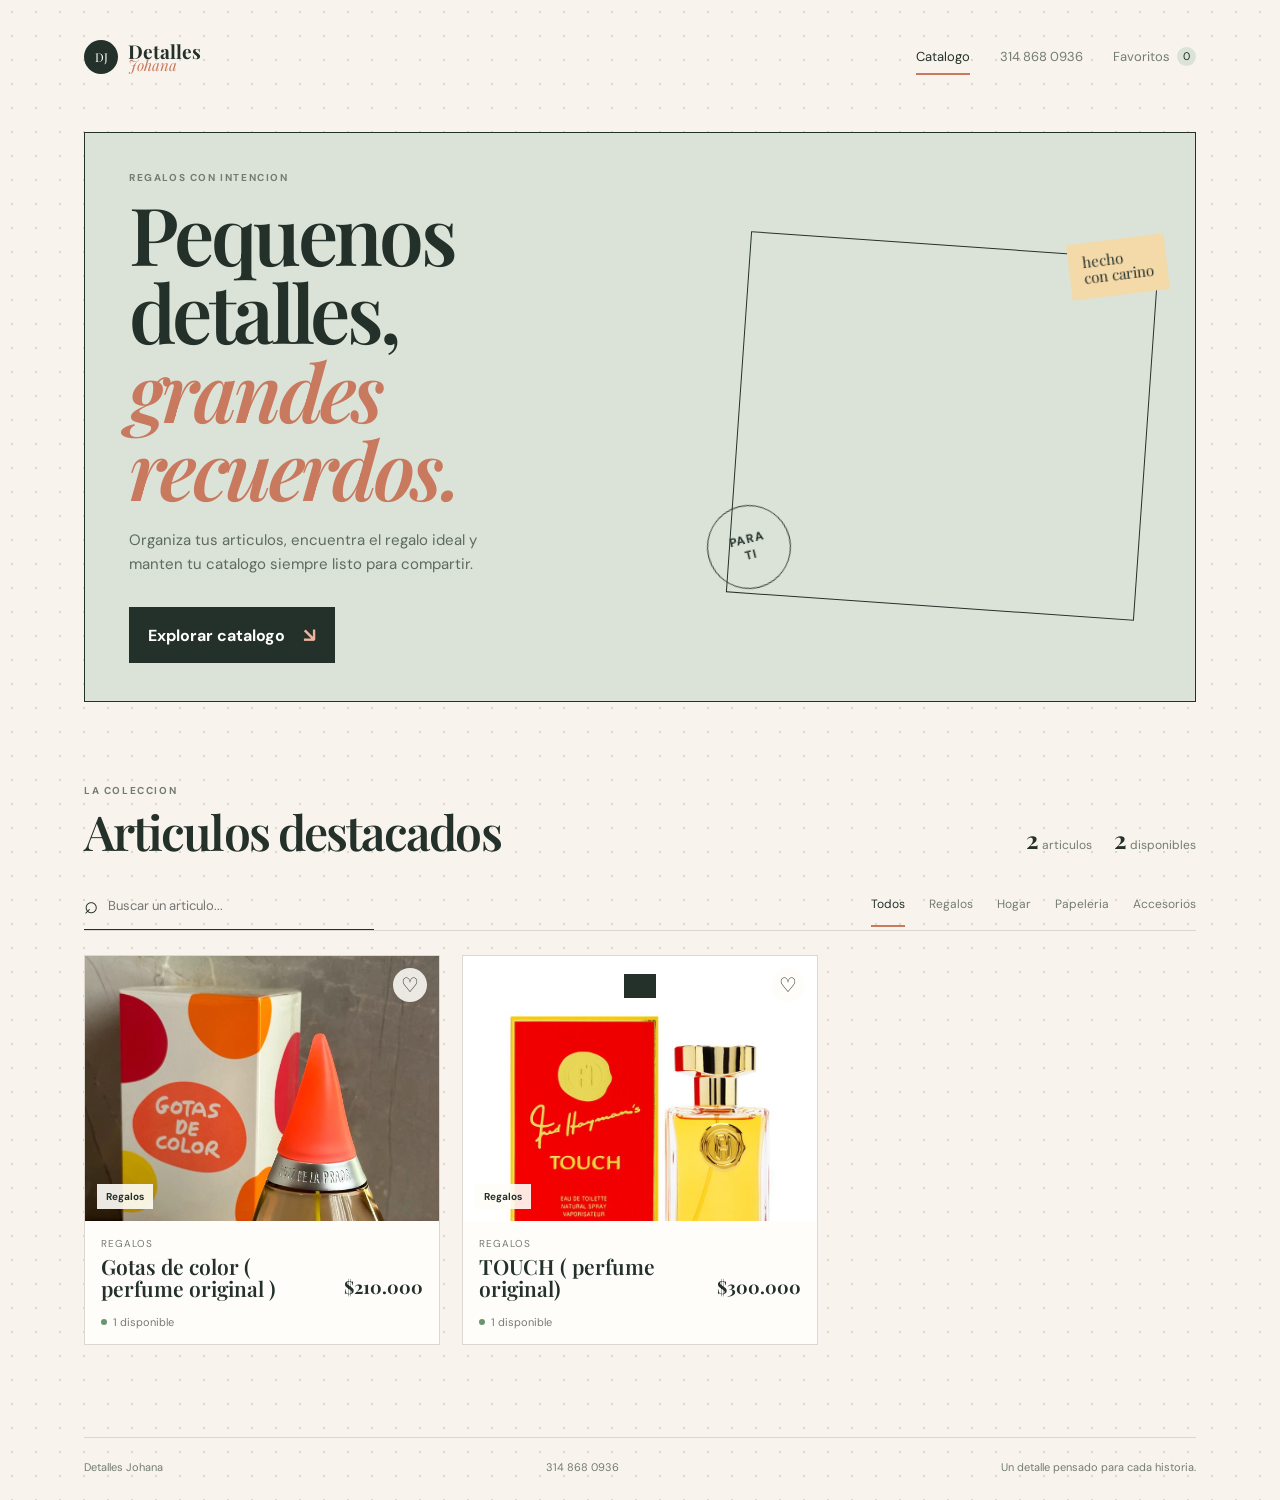
<file: index.html>
<!doctype html>
<html lang="es">
<head>
  <meta charset="utf-8">
  <meta name="viewport" content="width=device-width, initial-scale=1, viewport-fit=cover">
  <meta name="theme-color" content="#f8f4ed">
  <link rel="manifest" href="manifest.webmanifest">
  <link rel="stylesheet" href="styles.css">
  <title>Detalles Johana Catalogo</title>
</head>
<body>
  <main class="app-shell">
    <header class="topbar">
      <a class="brand" href="#inicio" aria-label="Detalles Johana, inicio"><span class="brand-mark">DJ</span><span><strong>Detalles</strong><em>Johana</em></span></a>
      <nav class="main-nav" aria-label="Navegacion principal"><a class="nav-link is-active" href="#catalogo">Catalogo</a><a class="nav-link" href="tel:+573148680936" aria-label="Llamar al 3148680936">314 868 0936</a><button class="nav-link" id="favoritesButton" type="button">Favoritos <span id="favoriteCount">0</span></button></nav>
    </header>
    <section class="hero" id="inicio" aria-labelledby="heroTitle">
      <div class="hero-copy"><p class="eyebrow">REGALOS CON INTENCION</p><h1 id="heroTitle">Pequenos detalles,<br><i>grandes recuerdos.</i></h1><p class="hero-text">Organiza tus articulos, encuentra el regalo ideal y manten tu catalogo siempre listo para compartir.</p><a class="dark-button" href="#catalogo">Explorar catalogo <span aria-hidden="true">↘</span></a></div>
      <div class="hero-art" aria-label="Seleccion de detalles especiales"><div class="hero-note">hecho<br>con carino</div><div class="hero-photo"></div><span class="hero-stamp">PARA<br>TI</span></div>
    </section>
    <section class="catalog-section" id="catalogo" aria-labelledby="catalogTitle">
      <div class="section-heading"><div><p class="eyebrow">LA COLECCION</p><h2 id="catalogTitle">Articulos destacados</h2></div><div class="catalog-stats" aria-label="Resumen del catalogo"><span><strong id="productCount">0</strong> articulos</span><span><strong id="availableCount">0</strong> disponibles</span></div></div>
      <div class="catalog-tools"><label class="search-box"><span aria-hidden="true">⌕</span><input id="searchInput" type="search" placeholder="Buscar un articulo..." aria-label="Buscar articulos"></label><div class="filter-row" id="filterRow" aria-label="Filtrar por categoria"></div></div>
      <div class="product-grid" id="productGrid"></div>
    </section>
    <footer class="footer"><span>Detalles Johana</span><a href="tel:+573148680936">314 868 0936</a><span>Un detalle pensado para cada historia.</span></footer>
  </main>
  <dialog id="imageDialog" class="image-dialog"><button class="close-button image-close-button" id="closeImageButton" type="button" aria-label="Cerrar imagen">×</button><img id="expandedImage" alt=""><p id="expandedImageTitle"></p></dialog>
  <div class="toast" id="toast" role="status" aria-live="polite"></div>
  <script src="https://identity.netlify.com/v1/netlify-identity-widget.js"></script>
  <script>
    if (window.netlifyIdentity) {
      netlifyIdentity.on('init', (user) => {
        if (!user && window.location.hash.includes('invite_token')) netlifyIdentity.open('signup');
      });
      netlifyIdentity.on('login', () => { window.location.href = '/admin/'; });
    }
  </script>
  <script src="app.js"></script>
</body>
</html>
</file>
<file: styles.css>
﻿@import url('https://fonts.googleapis.com/css2?family=DM+Sans:wght@400;500;600;700&family=Playfair+Display:ital,wght@0,600;1,600;1,700&display=swap');
:root { --ink: #24302a; --muted: #747b72; --paper: #f8f4ed; --card: #fffdfa; --line: #ddd8ce; --accent: #c8795e; --sage: #dbe3d8; }
* { box-sizing: border-box; } html { scroll-behavior: smooth; } body { margin: 0; color: var(--ink); background: var(--paper); font-family: 'DM Sans', sans-serif; background-image: radial-gradient(#ddd6ca 1px, transparent 1px); background-size: 24px 24px; }
button, input, select { font: inherit; } button, a { cursor: pointer; } a { color: inherit; text-decoration: none; }.app-shell { max-width: 1180px; margin: auto; padding: 26px 34px 0; }.topbar { min-height: 62px; display: flex; align-items: center; justify-content: space-between; gap: 28px; }.brand { display: flex; align-items: center; gap: 10px; }.brand-mark { width: 34px; height: 34px; display: grid; place-items: center; color: white; background: var(--ink); border-radius: 50%; font-family: 'Playfair Display', serif; font-size: 12px; }.brand strong, .brand em { display: block; font-family: 'Playfair Display', serif; font-size: 19px; line-height: .85; }.brand em { color: var(--accent); font-size: 15px; }.main-nav { display: flex; align-items: center; gap: 30px; margin-left: auto; }.nav-link { padding: 8px 0; border: 0; border-bottom: 2px solid transparent; color: var(--muted); background: transparent; font-size: 13px; }.nav-link.is-active, .nav-link:hover { color: var(--ink); border-bottom-color: var(--accent); }.nav-link span { display: inline-grid; place-items: center; width: 19px; height: 19px; margin-left: 4px; border-radius: 50%; color: var(--ink); background: var(--sage); font-size: 11px; }
.primary-button, .dark-button { display: inline-flex; align-items: center; justify-content: space-between; gap: 18px; border: 1px solid var(--ink); color: white; background: var(--ink); font-weight: 700; }.primary-button { padding: 12px 16px; }.primary-button span, .dark-button span { color: #efb39c; font-size: 20px; }.compact { font-size: 12px; }.hero { min-height: 455px; display: grid; grid-template-columns: 1.05fr .95fr; align-items: center; gap: 30px; margin: 44px 0 82px; padding: 38px 0 38px 44px; background: var(--sage); border: 1px solid var(--ink); overflow: hidden; }.eyebrow { margin: 0 0 10px; color: var(--muted); font-size: 10px; font-weight: 700; letter-spacing: .16em; } h1, h2, h3, p { margin-top: 0; } h1, h2, h3 { font-family: 'Playfair Display', serif; font-weight: 600; } h1 { max-width: 600px; margin-bottom: 20px; font-size: clamp(46px, 7vw, 80px); line-height: .98; letter-spacing: -.045em; } h1 i { color: var(--accent); }.hero-text { max-width: 390px; color: #5d6a61; font-size: 15px; line-height: 1.65; }.dark-button { margin-top: 15px; padding: 14px 18px; }.hero-art { height: 380px; position: relative; }.hero-photo { position: absolute; inset: 18px 48px 0 35px; background: url('https://images.unsplash.com/photo-1512909006721-3d6018887383?auto=format&fit=crop&w=900&q=85') center/cover; border: 1px solid var(--ink); transform: rotate(4deg); }.hero-note { position: absolute; z-index: 1; top: 12px; right: 28px; padding: 12px 14px; background: #f4d9a9; font-family: 'Playfair Display', serif; font-size: 15px; line-height: 1.05; transform: rotate(-7deg); }.hero-stamp { position: absolute; z-index: 1; bottom: 18px; left: 4px; display: grid; place-items: center; width: 84px; height: 84px; border: 1px solid var(--ink); border-radius: 50%; font-size: 12px; font-weight: 700; letter-spacing: .08em; text-align: center; transform: rotate(-14deg); }
.section-heading { display: flex; align-items: end; justify-content: space-between; gap: 20px; } h2 { margin-bottom: 0; font-size: clamp(32px, 4vw, 48px); line-height: 1; letter-spacing: -.04em; }.catalog-stats { display: flex; gap: 22px; color: var(--muted); font-size: 12px; }.catalog-stats strong { color: var(--ink); font-family: 'Playfair Display', serif; font-size: 24px; }.catalog-tools { display: flex; align-items: center; justify-content: space-between; gap: 20px; margin: 38px 0 24px; border-bottom: 1px solid var(--line); }.search-box { display: flex; align-items: center; gap: 8px; width: min(290px, 100%); padding: 0 0 12px; border-bottom: 1px solid var(--ink); }.search-box span { font-size: 24px; line-height: 1; }.search-box input { width: 100%; border: 0; outline: 0; background: transparent; font-size: 13px; }.filter-row { display: flex; gap: 24px; overflow-x: auto; }.filter-button { padding: 0 0 13px; border: 0; border-bottom: 2px solid transparent; color: var(--muted); background: transparent; font-size: 12px; white-space: nowrap; }.filter-button.is-active { color: var(--ink); border-bottom-color: var(--accent); }
.product-grid { display: grid; grid-template-columns: repeat(3, 1fr); gap: 22px; min-height: 260px; }.product-card { overflow: hidden; border: 1px solid var(--line); background: var(--card); animation: rise .45s ease both; }.product-card:hover { border-color: var(--accent); transform: translateY(-3px); transition: transform .2s ease; }.product-image { height: 265px; position: relative; display: grid; place-items: center; overflow: hidden; }.product-image img { width: 100%; height: 100%; display: block; object-fit: cover; transition: transform .4s ease; }.product-card:hover .product-image img { transform: scale(1.04); }.fallback-mark { color: white; font-family: 'Playfair Display', serif; font-size: 40px; }.favorite-button { position: absolute; top: 12px; right: 12px; width: 34px; height: 34px; border: 0; border-radius: 50%; color: var(--ink); background: #fffdf8dd; font-size: 20px; line-height: 1; }.favorite-button.is-favorite { color: var(--accent); }.category-tag { position: absolute; left: 12px; bottom: 12px; padding: 6px 9px; color: var(--ink); background: #fffdf8e8; font-size: 10px; font-weight: 700; }.product-info { display: flex; align-items: end; justify-content: space-between; gap: 12px; padding: 16px 16px 8px; }.product-category { margin-bottom: 5px; color: var(--muted); font-size: 10px; letter-spacing: .1em; text-transform: uppercase; }.product-info h3 { margin-bottom: 0; font-size: 21px; line-height: 1.05; }.product-price { white-space: nowrap; font-family: 'Playfair Display', serif; font-size: 18px; }.product-footer { display: flex; align-items: center; justify-content: space-between; padding: 8px 16px 15px; color: var(--muted); font-size: 11px; }.availability { display: flex; align-items: center; gap: 6px; }.availability span { width: 6px; height: 6px; border-radius: 50%; background: #69946f; }.availability.is-sold-out span { background: var(--accent); }.delete-button { padding: 0; border: 0; color: var(--muted); background: transparent; font-size: 11px; }.delete-button:hover { color: var(--accent); }.empty-state { grid-column: 1 / -1; padding: 52px 20px; border: 1px dashed var(--line); color: var(--muted); text-align: center; }.empty-state span { color: var(--accent); font-size: 28px; }.empty-state h3 { margin: 10px 0 5px; color: var(--ink); font-size: 26px; }.footer { display: flex; justify-content: space-between; margin-top: 92px; padding: 22px 0 26px; border-top: 1px solid var(--line); color: var(--muted); font-size: 11px; }
dialog { width: min(92vw, 500px); padding: 30px; border: 1px solid var(--ink); background: var(--paper); } dialog::backdrop { background: #24302a99; }.dialog-heading { display: flex; align-items: start; justify-content: space-between; gap: 20px; margin-bottom: 24px; }.dialog-heading h2 { font-size: 32px; }.close-button { width: 32px; height: 32px; border: 1px solid var(--ink); color: white; background: var(--ink); border-radius: 50%; font-size: 20px; line-height: 1; } dialog label { display: block; margin: 16px 0; color: var(--muted); font-size: 12px; font-weight: 700; } dialog input, dialog select { display: block; width: 100%; margin-top: 7px; padding: 12px; border: 1px solid var(--line); outline-color: var(--accent); background: var(--card); } dialog input[type=color] { height: 43px; padding: 3px; }.form-row { display: grid; grid-template-columns: 1fr 1fr; gap: 14px; }.full-width { width: 100%; margin-top: 12px; }.image-dialog { width: min(92vw, 760px); padding: 18px; text-align: center; }.image-dialog img { display: block; width: 100%; max-height: 75vh; object-fit: contain; }.image-dialog p { margin: 12px 0 0; font-family: 'Playfair Display', serif; font-size: 22px; }.image-close-button { position: absolute; top: 12px; right: 12px; z-index: 1; }.product-image { cursor: zoom-in; }.toast { position: fixed; left: 50%; bottom: 22px; z-index: 2; padding: 12px 16px; color: white; background: var(--ink); transform: translate(-50%, 120px); transition: transform .25s ease; }.toast.is-visible { transform: translate(-50%, 0); }@keyframes rise { from { opacity: 0; transform: translateY(10px); } to { opacity: 1; transform: translateY(0); } }
@media (max-width: 780px) { .app-shell { padding: 20px 16px 0; }.topbar { flex-wrap: wrap; }.main-nav { order: 3; width: 100%; justify-content: center; gap: 26px; }.hero { grid-template-columns: 1fr; margin: 28px 0 55px; padding: 32px 22px 0; }.hero-art { height: 270px; }.hero-photo { inset: 12px 44px 0 28px; }.hero-note { right: 10px; }.section-heading { align-items: start; flex-direction: column; }.catalog-stats { width: 100%; justify-content: space-between; }.catalog-tools { align-items: start; flex-direction: column; border-bottom: 0; }.search-box { width: 100%; }.filter-row { width: 100%; border-bottom: 1px solid var(--line); }.product-grid { grid-template-columns: repeat(2, 1fr); gap: 12px; }.product-image { height: 210px; }.product-info { display: block; padding: 12px; }.product-price { display: block; margin-top: 8px; }.product-footer { padding: 6px 12px 12px; }.footer { margin-top: 60px; } }
@media (max-width: 460px) { .primary-button.compact { padding: 10px; font-size: 0; }.primary-button.compact span { font-size: 22px; }h1 { font-size: 46px; }.product-grid { grid-template-columns: 1fr; }.product-image { height: 260px; }.footer { display: block; line-height: 2; } }
</file>
